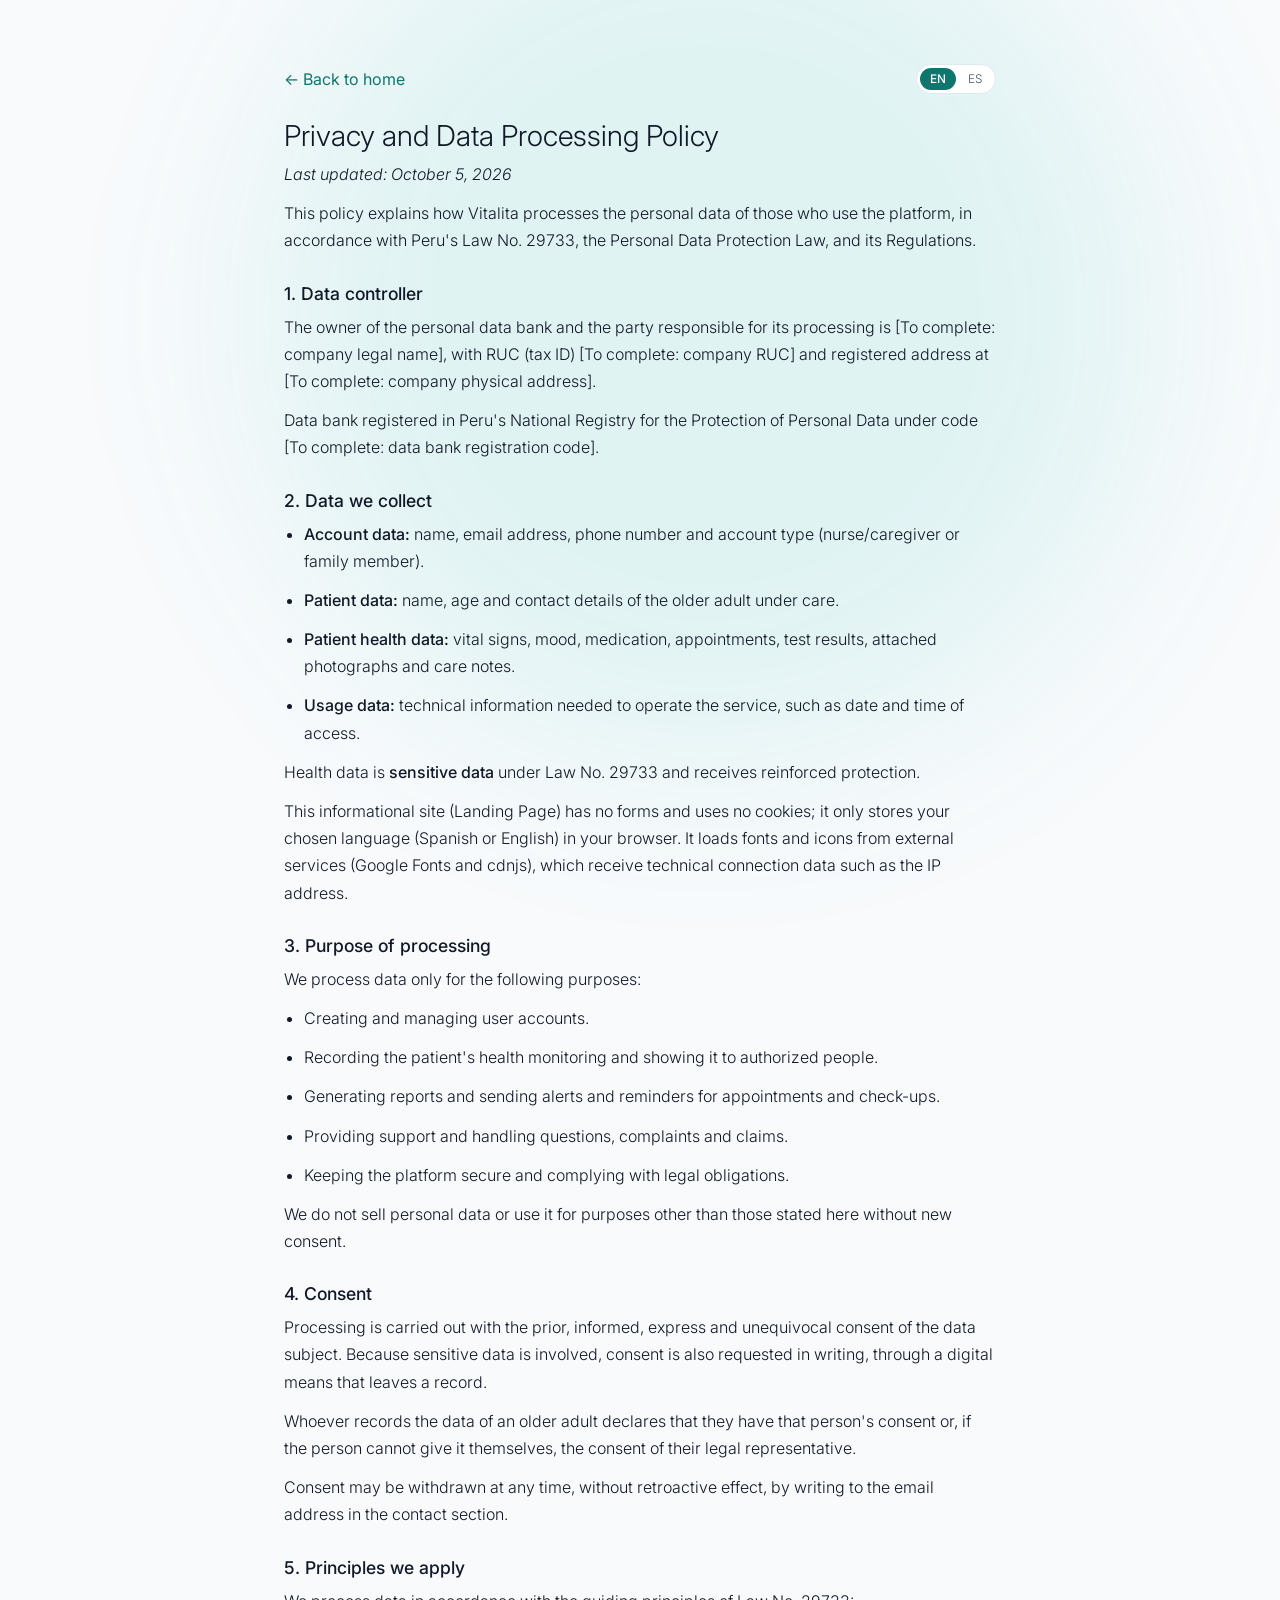
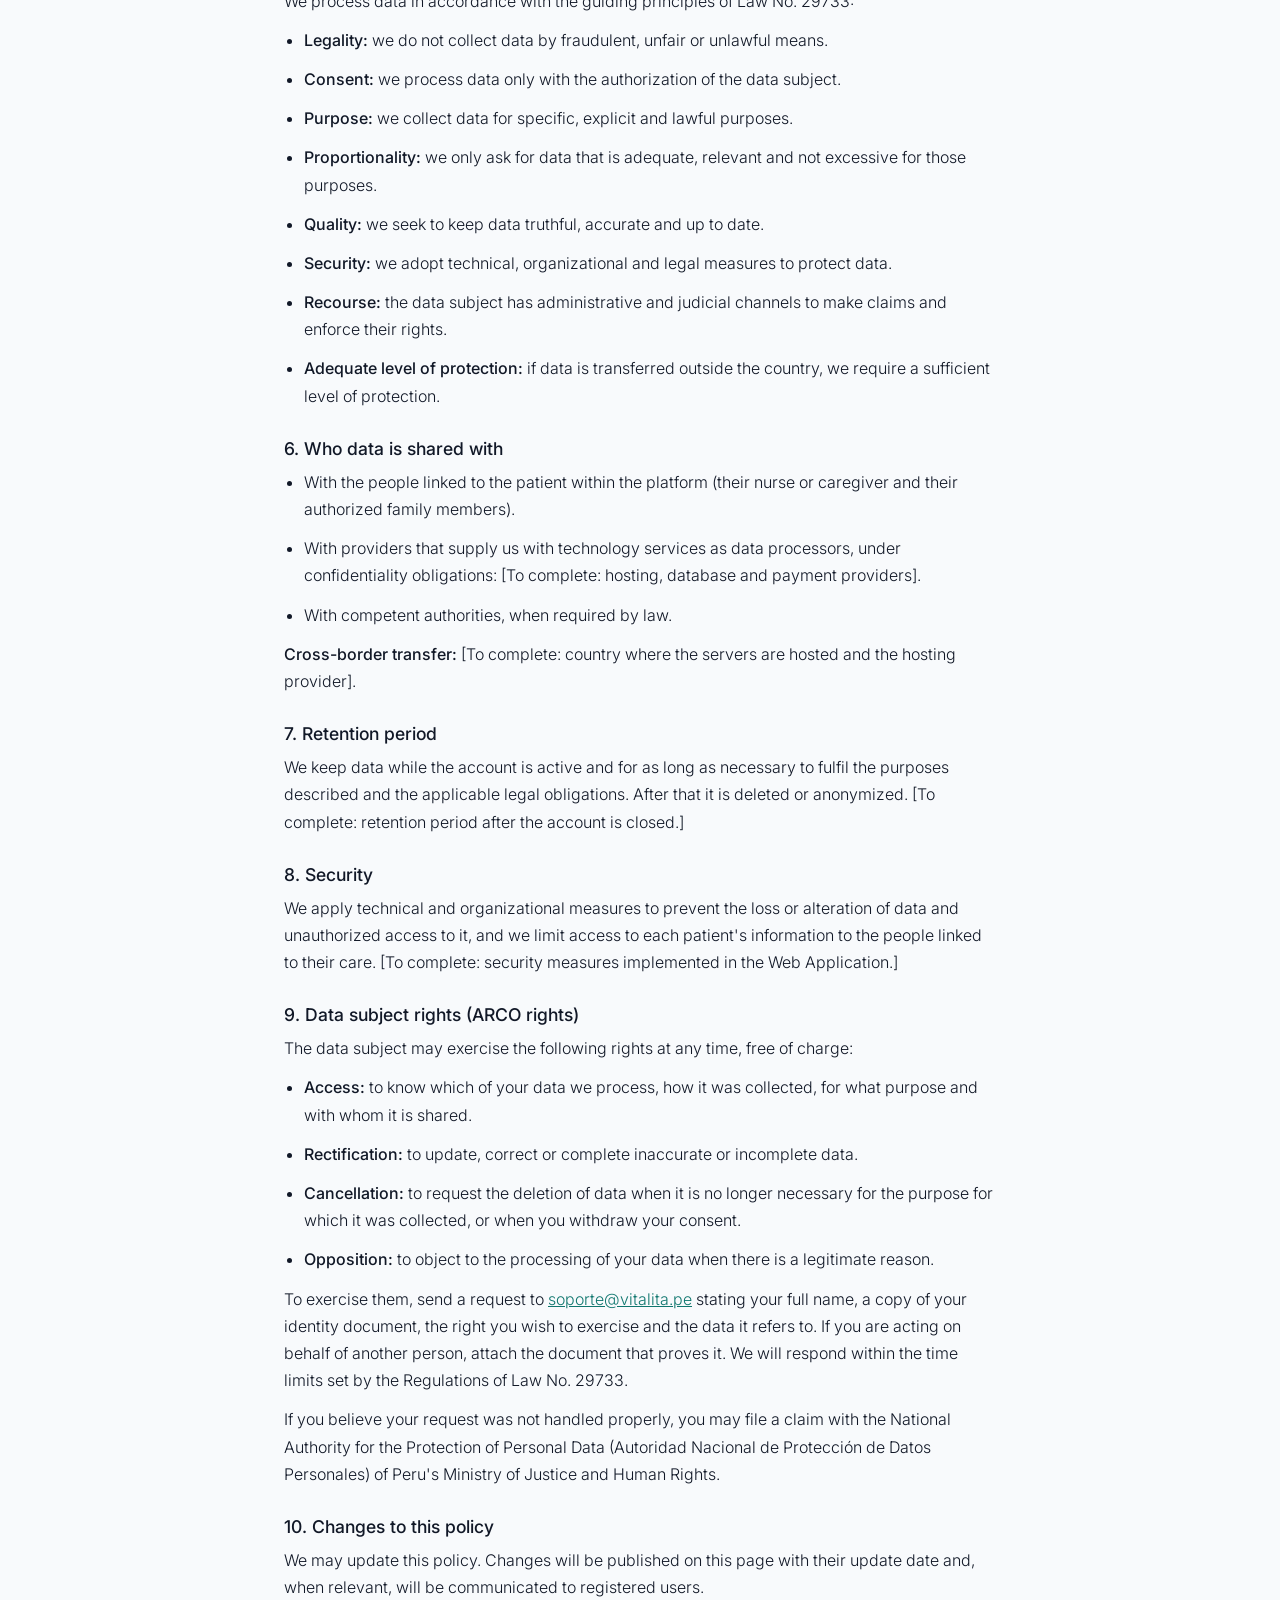
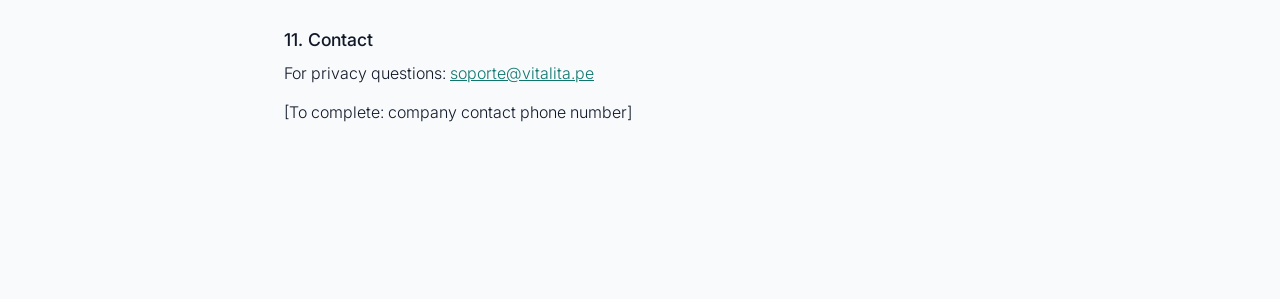
<file: privacy.html>
<!DOCTYPE html>
<html lang="en">
<head>
  <meta charset="UTF-8">
  <meta name="viewport" content="width=device-width, initial-scale=1.0">
  <title data-i18n-es="Política de Privacidad | Vitalita" data-i18n-en="Privacy Policy | Vitalita">Privacy Policy | Vitalita</title>
  <meta name="description" content="Vitalita privacy and data processing policy." data-i18n-content-es="Política de privacidad y tratamiento de datos de Vitalita." data-i18n-content-en="Vitalita privacy and data processing policy.">
  <meta name="robots" content="noindex">
  <link href="https://fonts.googleapis.com/css2?family=Inter:ital,wght@0,100;0,200;0,300;0,400;0,500;0,700;1,100;1,200;1,300&display=swap" rel="stylesheet">
  <link rel="stylesheet" href="assets/styles/styles.css?v=2026.11.13">
  <style>
    /* Estilos mínimos solo para esta página legal, no forman parte del Style Guide del Landing */
    .legal-page { position: relative; z-index: 1; max-width: 760px; margin: 64px auto; padding: 0 24px 96px; }
    .legal-top { display: flex; align-items: center; justify-content: space-between; gap: 16px; margin-bottom: 24px; }
    .legal-page h1 { font-weight: 300; font-size: 1.8rem; margin-bottom: 8px; color: var(--color-text); }
    .legal-page p, .legal-page li { font-weight: 300; color: var(--color-text); line-height: 1.7; margin-bottom: 12px; }
    .legal-page h2 { font-weight: 500; font-size: 1.1rem; margin: 28px 0 10px; color: var(--color-text); }
    .legal-page ul { padding-left: 20px; }
    .legal-page strong { font-weight: 500; }
    .legal-page a { color: var(--color-primary); }
    .legal-page a.back-link { text-decoration: none; }
  </style>
</head>
<body>
  <div class="glow-circle" aria-hidden="true" style="width:min(900px,80vw);height:900px;top:-15%;left:20%;"></div>
  <main class="legal-page">
    <div class="legal-top">
      <a href="index.html" class="back-link" data-i18n-es="&larr; Volver al inicio" data-i18n-en="&larr; Back to home">&larr; Volver al inicio</a>
      <button class="btn-lang" id="lang-toggle" aria-label="Cambiar idioma" data-i18n-aria-label-es="Cambiar idioma" data-i18n-aria-label-en="Change language" title="ES / EN">
        <span class="lang-option active" data-lang-option="en">EN</span>
        <span class="lang-option" data-lang-option="es">ES</span>
      </button>
    </div>
    <h1 data-i18n-es="Política de Privacidad y Tratamiento de Datos" data-i18n-en="Privacy and Data Processing Policy">Política de Privacidad y Tratamiento de Datos</h1>
    <p><em data-i18n-es="Última actualización: 5 de octubre de 2026" data-i18n-en="Last updated: October 5, 2026">Última actualización: 5 de octubre de 2026</em></p>

    <!-- Texto genérico basado en la Ley N.º 29733, Ley de Protección de Datos Personales del Perú, y su Reglamento.
         TODO: completar los placeholders "[Completar: ...]" / "[To complete: ...]" y hacer revisar el documento por un asesor legal antes de publicarlo.
         Cada sección tiene su texto en dos bloques, data-lang="es" y data-lang="en": al editar uno, actualizar también el otro. -->

    <div data-lang="es">
      <p>Esta política explica cómo Vitalita trata los datos personales de quienes usan la plataforma, conforme a la Ley N.º 29733, Ley de Protección de Datos Personales, y su Reglamento.</p>
    </div>
    <div data-lang="en" hidden>
      <p>This policy explains how Vitalita processes the personal data of those who use the platform, in accordance with Peru's Law No. 29733, the Personal Data Protection Law, and its Regulations.</p>
    </div>

    <h2 data-i18n-es="1. Responsable del tratamiento" data-i18n-en="1. Data controller">1. Responsable del tratamiento</h2>
    <div data-lang="es">
      <p>El titular del banco de datos personales y responsable de su tratamiento es [Completar: razón social de la empresa], con RUC [Completar: RUC de la empresa] y domicilio en [Completar: dirección física de la empresa].</p>
      <p>Banco de datos inscrito en el Registro Nacional de Protección de Datos Personales con código [Completar: código de inscripción del banco de datos].</p>
    </div>
    <div data-lang="en" hidden>
      <p>The owner of the personal data bank and the party responsible for its processing is [To complete: company legal name], with RUC (tax ID) [To complete: company RUC] and registered address at [To complete: company physical address].</p>
      <p>Data bank registered in Peru's National Registry for the Protection of Personal Data under code [To complete: data bank registration code].</p>
    </div>

    <h2 data-i18n-es="2. Datos que recopilamos" data-i18n-en="2. Data we collect">2. Datos que recopilamos</h2>
    <div data-lang="es">
      <ul>
        <li><strong>Datos de la cuenta:</strong> nombre, correo electrónico, teléfono y tipo de cuenta (enfermera/cuidadora o familiar).</li>
        <li><strong>Datos del paciente:</strong> nombre, edad y datos de contacto del adulto mayor bajo cuidado.</li>
        <li><strong>Datos de salud del paciente:</strong> signos vitales, estado de ánimo, medicamentos, citas, resultados de exámenes, fotografías adjuntas y notas de cuidado.</li>
        <li><strong>Datos de uso:</strong> información técnica necesaria para operar el servicio, como fecha y hora de acceso.</li>
      </ul>
      <p>Los datos de salud son <strong>datos sensibles</strong> según la Ley N.º 29733 y reciben una protección reforzada.</p>
      <p>Este sitio informativo (Landing Page) no tiene formularios ni usa cookies; solo guarda en su navegador el idioma elegido (español o inglés). Carga tipografías e íconos desde servicios externos (Google Fonts y cdnjs), que reciben datos técnicos de la conexión, como la dirección IP.</p>
    </div>
    <div data-lang="en" hidden>
      <ul>
        <li><strong>Account data:</strong> name, email address, phone number and account type (nurse/caregiver or family member).</li>
        <li><strong>Patient data:</strong> name, age and contact details of the older adult under care.</li>
        <li><strong>Patient health data:</strong> vital signs, mood, medication, appointments, test results, attached photographs and care notes.</li>
        <li><strong>Usage data:</strong> technical information needed to operate the service, such as date and time of access.</li>
      </ul>
      <p>Health data is <strong>sensitive data</strong> under Law No. 29733 and receives reinforced protection.</p>
      <p>This informational site (Landing Page) has no forms and uses no cookies; it only stores your chosen language (Spanish or English) in your browser. It loads fonts and icons from external services (Google Fonts and cdnjs), which receive technical connection data such as the IP address.</p>
    </div>

    <h2 data-i18n-es="3. Finalidad del tratamiento" data-i18n-en="3. Purpose of processing">3. Finalidad del tratamiento</h2>
    <div data-lang="es">
      <p>Tratamos los datos únicamente para las siguientes finalidades:</p>
      <ul>
        <li>Crear y administrar las cuentas de las personas usuarias.</li>
        <li>Registrar y mostrar el seguimiento de salud del paciente a las personas autorizadas.</li>
        <li>Generar reportes y enviar alertas y recordatorios de citas y controles.</li>
        <li>Brindar soporte y atender consultas, quejas y reclamos.</li>
        <li>Mantener la seguridad de la plataforma y cumplir obligaciones legales.</li>
      </ul>
      <p>No vendemos datos personales ni los usamos para finalidades distintas de las aquí indicadas sin un nuevo consentimiento.</p>
    </div>
    <div data-lang="en" hidden>
      <p>We process data only for the following purposes:</p>
      <ul>
        <li>Creating and managing user accounts.</li>
        <li>Recording the patient's health monitoring and showing it to authorized people.</li>
        <li>Generating reports and sending alerts and reminders for appointments and check-ups.</li>
        <li>Providing support and handling questions, complaints and claims.</li>
        <li>Keeping the platform secure and complying with legal obligations.</li>
      </ul>
      <p>We do not sell personal data or use it for purposes other than those stated here without new consent.</p>
    </div>

    <h2 data-i18n-es="4. Consentimiento" data-i18n-en="4. Consent">4. Consentimiento</h2>
    <div data-lang="es">
      <p>El tratamiento se realiza con el consentimiento previo, informado, expreso e inequívoco del titular de los datos. Al tratarse de datos sensibles, el consentimiento se solicita además por escrito, mediante un medio digital que permita dejar constancia.</p>
      <p>Quien registra los datos de un adulto mayor declara contar con el consentimiento de esa persona o, si no puede otorgarlo por sí misma, con el de su representante legal.</p>
      <p>El consentimiento puede revocarse en cualquier momento, sin efecto retroactivo, escribiendo al correo indicado en la sección de contacto.</p>
    </div>
    <div data-lang="en" hidden>
      <p>Processing is carried out with the prior, informed, express and unequivocal consent of the data subject. Because sensitive data is involved, consent is also requested in writing, through a digital means that leaves a record.</p>
      <p>Whoever records the data of an older adult declares that they have that person's consent or, if the person cannot give it themselves, the consent of their legal representative.</p>
      <p>Consent may be withdrawn at any time, without retroactive effect, by writing to the email address in the contact section.</p>
    </div>

    <h2 data-i18n-es="5. Principios que aplicamos" data-i18n-en="5. Principles we apply">5. Principios que aplicamos</h2>
    <div data-lang="es">
      <p>Tratamos los datos conforme a los principios rectores de la Ley N.º 29733:</p>
      <ul>
        <li><strong>Legalidad:</strong> no recopilamos datos por medios fraudulentos, desleales o ilícitos.</li>
        <li><strong>Consentimiento:</strong> tratamos los datos solo con la autorización de su titular.</li>
        <li><strong>Finalidad:</strong> recopilamos los datos para finalidades determinadas, explícitas y lícitas.</li>
        <li><strong>Proporcionalidad:</strong> solo pedimos los datos adecuados, relevantes y no excesivos para esas finalidades.</li>
        <li><strong>Calidad:</strong> procuramos que los datos sean veraces y exactos, y que estén actualizados.</li>
        <li><strong>Seguridad:</strong> adoptamos medidas técnicas, organizativas y legales para proteger los datos.</li>
        <li><strong>Disposición de recurso:</strong> el titular cuenta con vías administrativas y judiciales para reclamar y hacer valer sus derechos.</li>
        <li><strong>Nivel de protección adecuado:</strong> si los datos se transfieren fuera del país, exigimos un nivel de protección suficiente.</li>
      </ul>
    </div>
    <div data-lang="en" hidden>
      <p>We process data in accordance with the guiding principles of Law No. 29733:</p>
      <ul>
        <li><strong>Legality:</strong> we do not collect data by fraudulent, unfair or unlawful means.</li>
        <li><strong>Consent:</strong> we process data only with the authorization of the data subject.</li>
        <li><strong>Purpose:</strong> we collect data for specific, explicit and lawful purposes.</li>
        <li><strong>Proportionality:</strong> we only ask for data that is adequate, relevant and not excessive for those purposes.</li>
        <li><strong>Quality:</strong> we seek to keep data truthful, accurate and up to date.</li>
        <li><strong>Security:</strong> we adopt technical, organizational and legal measures to protect data.</li>
        <li><strong>Recourse:</strong> the data subject has administrative and judicial channels to make claims and enforce their rights.</li>
        <li><strong>Adequate level of protection:</strong> if data is transferred outside the country, we require a sufficient level of protection.</li>
      </ul>
    </div>

    <h2 data-i18n-es="6. Con quién se comparten los datos" data-i18n-en="6. Who data is shared with">6. Con quién se comparten los datos</h2>
    <div data-lang="es">
      <ul>
        <li>Con las personas vinculadas al paciente dentro de la plataforma (su enfermera o cuidadora y sus familiares autorizados).</li>
        <li>Con proveedores que nos prestan servicios tecnológicos como encargados de tratamiento, bajo obligaciones de confidencialidad: [Completar: proveedores de hosting, base de datos y pagos].</li>
        <li>Con autoridades competentes, cuando la ley lo exija.</li>
      </ul>
      <p><strong>Flujo transfronterizo:</strong> [Completar: país donde se alojan los servidores y proveedor que realiza el alojamiento].</p>
    </div>
    <div data-lang="en" hidden>
      <ul>
        <li>With the people linked to the patient within the platform (their nurse or caregiver and their authorized family members).</li>
        <li>With providers that supply us with technology services as data processors, under confidentiality obligations: [To complete: hosting, database and payment providers].</li>
        <li>With competent authorities, when required by law.</li>
      </ul>
      <p><strong>Cross-border transfer:</strong> [To complete: country where the servers are hosted and the hosting provider].</p>
    </div>

    <h2 data-i18n-es="7. Plazo de conservación" data-i18n-en="7. Retention period">7. Plazo de conservación</h2>
    <div data-lang="es">
      <p>Conservamos los datos mientras la cuenta esté activa y durante el tiempo necesario para cumplir las finalidades descritas y las obligaciones legales aplicables. Después se eliminan o se anonimizan. [Completar: plazo de conservación tras el cierre de la cuenta.]</p>
    </div>
    <div data-lang="en" hidden>
      <p>We keep data while the account is active and for as long as necessary to fulfil the purposes described and the applicable legal obligations. After that it is deleted or anonymized. [To complete: retention period after the account is closed.]</p>
    </div>

    <h2 data-i18n-es="8. Seguridad" data-i18n-en="8. Security">8. Seguridad</h2>
    <div data-lang="es">
      <p>Aplicamos medidas técnicas y organizativas para evitar la pérdida, alteración o acceso no autorizado a los datos, y limitamos el acceso a la información de cada paciente a las personas vinculadas a su cuidado. [Completar: medidas de seguridad implementadas en la Web Application.]</p>
    </div>
    <div data-lang="en" hidden>
      <p>We apply technical and organizational measures to prevent the loss or alteration of data and unauthorized access to it, and we limit access to each patient's information to the people linked to their care. [To complete: security measures implemented in the Web Application.]</p>
    </div>

    <h2 data-i18n-es="9. Derechos del titular (derechos ARCO)" data-i18n-en="9. Data subject rights (ARCO rights)">9. Derechos del titular (derechos ARCO)</h2>
    <div data-lang="es">
      <p>El titular de los datos personales puede ejercer en cualquier momento, de forma gratuita, los siguientes derechos:</p>
      <ul>
        <li><strong>Acceso:</strong> conocer qué datos suyos tratamos, cómo fueron recopilados, para qué y con quién se comparten.</li>
        <li><strong>Rectificación:</strong> actualizar, corregir o completar los datos inexactos o incompletos.</li>
        <li><strong>Cancelación:</strong> solicitar la supresión de los datos cuando ya no sean necesarios para la finalidad con que se recopilaron o cuando revoque su consentimiento.</li>
        <li><strong>Oposición:</strong> oponerse al tratamiento de sus datos cuando exista un motivo legítimo.</li>
      </ul>
      <p>Para ejercerlos, envíe una solicitud a <a href="mailto:soporte@vitalita.pe">soporte@vitalita.pe</a> indicando su nombre completo, una copia de su documento de identidad, el derecho que desea ejercer y los datos a los que se refiere. Si actúa en representación de otra persona, adjunte el documento que lo acredite. Responderemos dentro de los plazos establecidos en el Reglamento de la Ley N.º 29733.</p>
      <p>Si considera que su solicitud no fue atendida adecuadamente, puede presentar una reclamación ante la Autoridad Nacional de Protección de Datos Personales del Ministerio de Justicia y Derechos Humanos.</p>
    </div>
    <div data-lang="en" hidden>
      <p>The data subject may exercise the following rights at any time, free of charge:</p>
      <ul>
        <li><strong>Access:</strong> to know which of your data we process, how it was collected, for what purpose and with whom it is shared.</li>
        <li><strong>Rectification:</strong> to update, correct or complete inaccurate or incomplete data.</li>
        <li><strong>Cancellation:</strong> to request the deletion of data when it is no longer necessary for the purpose for which it was collected, or when you withdraw your consent.</li>
        <li><strong>Opposition:</strong> to object to the processing of your data when there is a legitimate reason.</li>
      </ul>
      <p>To exercise them, send a request to <a href="mailto:soporte@vitalita.pe">soporte@vitalita.pe</a> stating your full name, a copy of your identity document, the right you wish to exercise and the data it refers to. If you are acting on behalf of another person, attach the document that proves it. We will respond within the time limits set by the Regulations of Law No. 29733.</p>
      <p>If you believe your request was not handled properly, you may file a claim with the National Authority for the Protection of Personal Data (Autoridad Nacional de Protección de Datos Personales) of Peru's Ministry of Justice and Human Rights.</p>
    </div>

    <h2 data-i18n-es="10. Cambios en esta política" data-i18n-en="10. Changes to this policy">10. Cambios en esta política</h2>
    <div data-lang="es">
      <p>Podemos actualizar esta política. Los cambios se publicarán en esta página con su fecha de actualización y, cuando sean relevantes, se comunicarán a las personas usuarias registradas.</p>
    </div>
    <div data-lang="en" hidden>
      <p>We may update this policy. Changes will be published on this page with their update date and, when relevant, will be communicated to registered users.</p>
    </div>

    <h2 data-i18n-es="11. Contacto" data-i18n-en="11. Contact">11. Contacto</h2>
    <div data-lang="es">
      <p>Para consultas sobre privacidad: <a href="mailto:soporte@vitalita.pe">soporte@vitalita.pe</a></p>
      <p>[Completar: teléfono de contacto de la empresa]</p>
    </div>
    <div data-lang="en" hidden>
      <p>For privacy questions: <a href="mailto:soporte@vitalita.pe">soporte@vitalita.pe</a></p>
      <p>[To complete: company contact phone number]</p>
    </div>
  </main>

  <script src="assets/scripts/main.js?v=2026.11.13"></script>
</body>
</html>
</file>
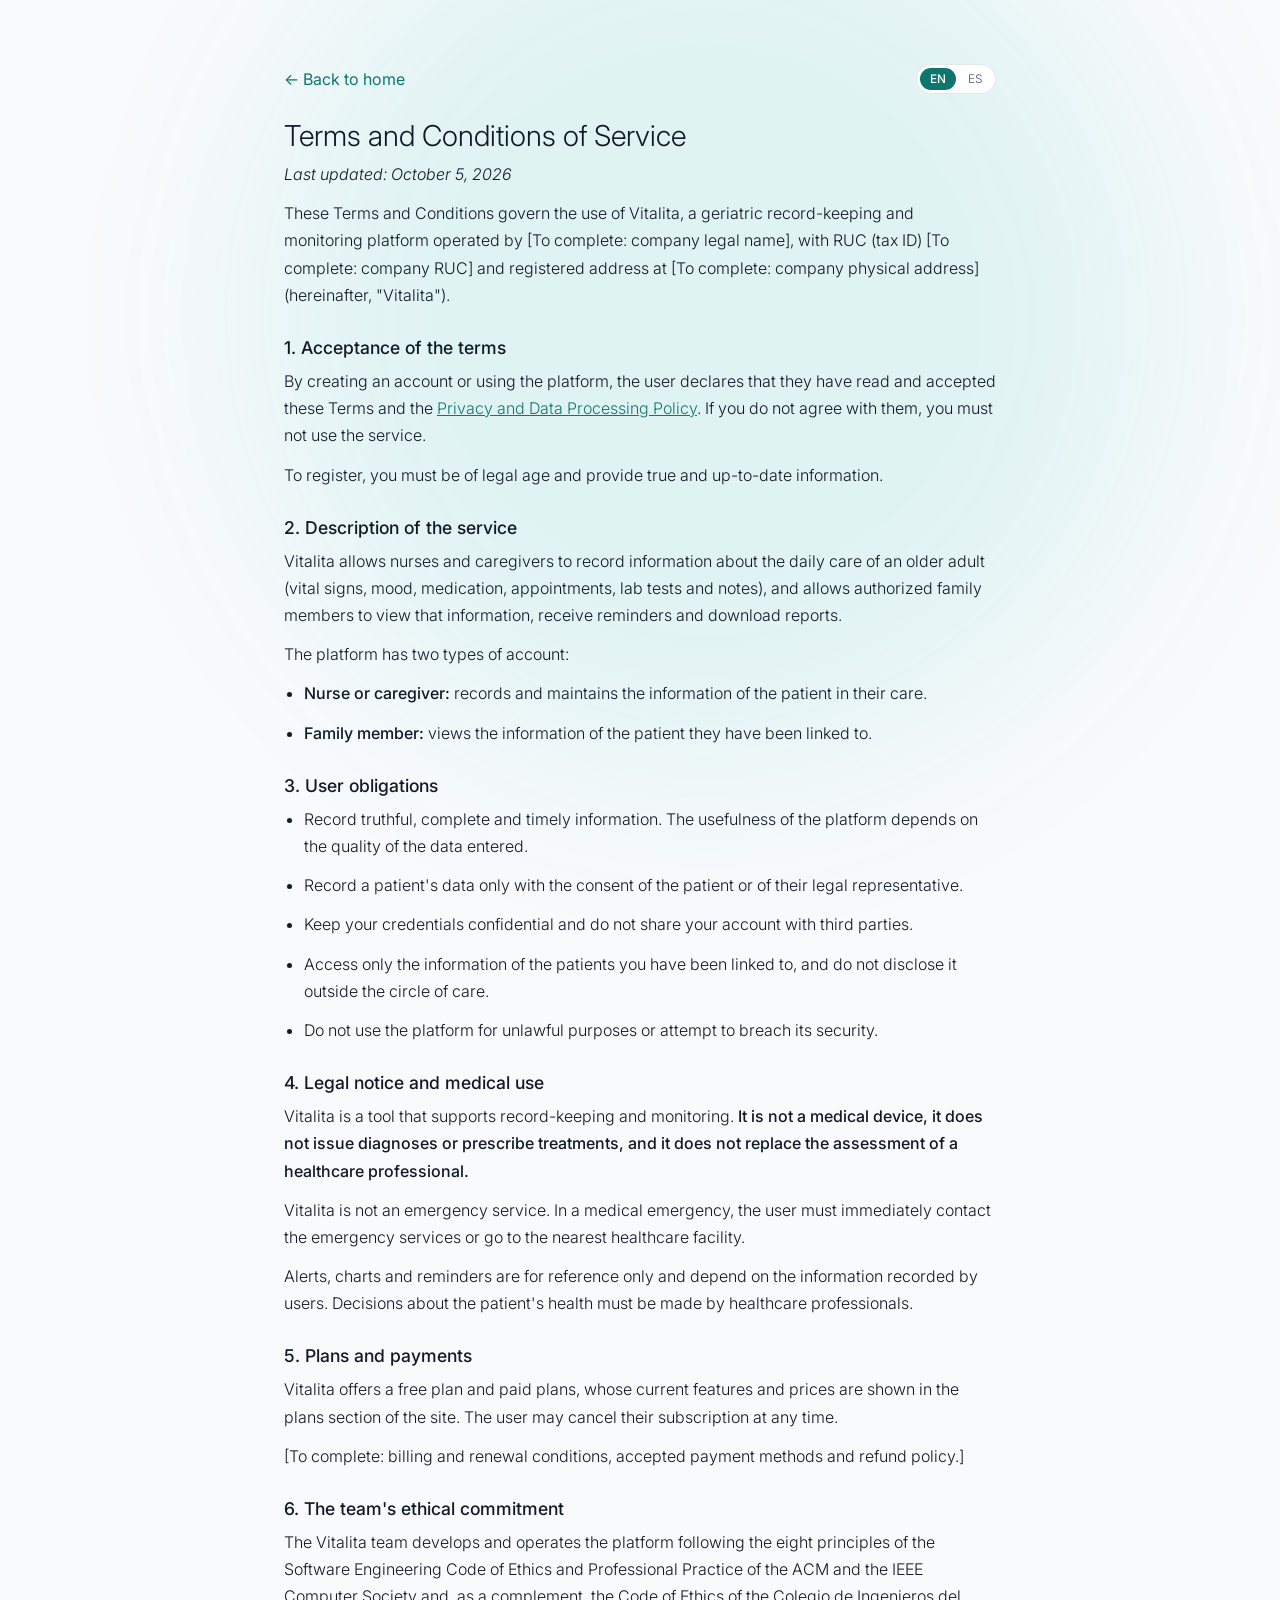
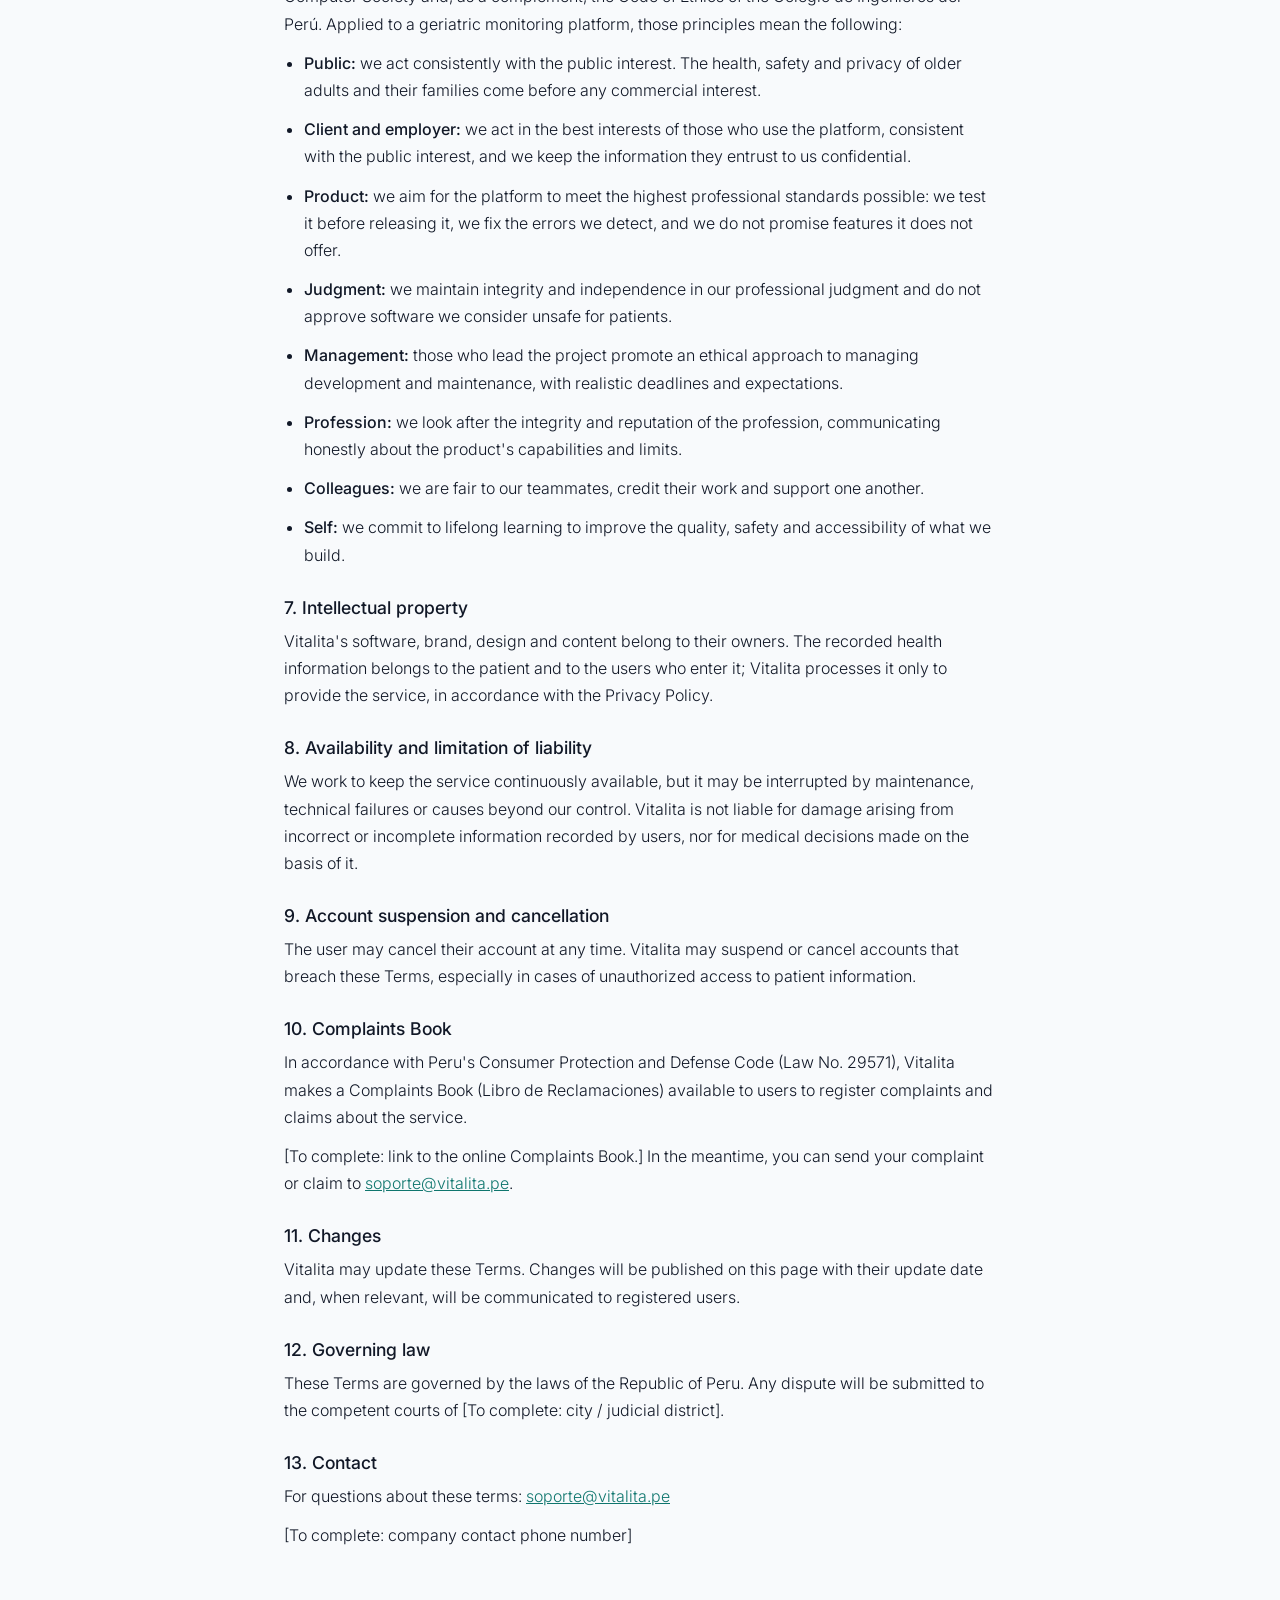
<file: terms.html>
<!DOCTYPE html>
<html lang="en">
<head>
  <meta charset="UTF-8">
  <meta name="viewport" content="width=device-width, initial-scale=1.0">
  <title data-i18n-es="Términos y Condiciones | Vitalita" data-i18n-en="Terms and Conditions | Vitalita">Terms and Conditions | Vitalita</title>
  <meta name="description" content="Vitalita terms and conditions of service." data-i18n-content-es="Términos y condiciones del servicio de Vitalita." data-i18n-content-en="Vitalita terms and conditions of service.">
  <meta name="robots" content="noindex">
  <link href="https://fonts.googleapis.com/css2?family=Inter:ital,wght@0,100;0,200;0,300;0,400;0,500;0,700;1,100;1,200;1,300&display=swap" rel="stylesheet">
  <link rel="stylesheet" href="assets/styles/styles.css?v=2026.11.13">
  <style>
    /* Estilos mínimos solo para esta página legal, no forman parte del Style Guide del Landing */
    .legal-page { position: relative; z-index: 1; max-width: 760px; margin: 64px auto; padding: 0 24px 96px; }
    .legal-top { display: flex; align-items: center; justify-content: space-between; gap: 16px; margin-bottom: 24px; }
    .legal-page h1 { font-weight: 300; font-size: 1.8rem; margin-bottom: 8px; color: var(--color-text); }
    .legal-page p, .legal-page li { font-weight: 300; color: var(--color-text); line-height: 1.7; margin-bottom: 12px; }
    .legal-page h2 { font-weight: 500; font-size: 1.1rem; margin: 28px 0 10px; color: var(--color-text); }
    .legal-page ul { padding-left: 20px; }
    .legal-page strong { font-weight: 500; }
    .legal-page a { color: var(--color-primary); }
    .legal-page a.back-link { text-decoration: none; }
  </style>
</head>
<body>
  <div class="glow-circle" aria-hidden="true" style="width:min(900px,80vw);height:900px;top:-15%;left:20%;"></div>
  <main class="legal-page">
    <div class="legal-top">
      <a href="index.html" class="back-link" data-i18n-es="&larr; Volver al inicio" data-i18n-en="&larr; Back to home">&larr; Volver al inicio</a>
      <button class="btn-lang" id="lang-toggle" aria-label="Cambiar idioma" data-i18n-aria-label-es="Cambiar idioma" data-i18n-aria-label-en="Change language" title="ES / EN">
        <span class="lang-option active" data-lang-option="en">EN</span>
        <span class="lang-option" data-lang-option="es">ES</span>
      </button>
    </div>
    <h1 data-i18n-es="Términos y Condiciones del Servicio" data-i18n-en="Terms and Conditions of Service">Términos y Condiciones del Servicio</h1>
    <p><em data-i18n-es="Última actualización: 5 de octubre de 2026" data-i18n-en="Last updated: October 5, 2026">Última actualización: 5 de octubre de 2026</em></p>

    <!-- Texto genérico basado en el Código de Ética y Práctica Profesional de Ingeniería de Software (ACM/IEEE-CS).
         TODO: completar los placeholders "[Completar: ...]" / "[To complete: ...]" y hacer revisar el documento por un asesor legal antes de publicarlo.
         Cada sección tiene su texto en dos bloques, data-lang="es" y data-lang="en": al editar uno, actualizar también el otro. -->

    <div data-lang="es">
      <p>Estos Términos y Condiciones regulan el uso de Vitalita, una plataforma de registro y seguimiento geriátrico operada por [Completar: razón social de la empresa], con RUC [Completar: RUC de la empresa] y domicilio en [Completar: dirección física de la empresa] (en adelante, "Vitalita").</p>
    </div>
    <div data-lang="en" hidden>
      <p>These Terms and Conditions govern the use of Vitalita, a geriatric record-keeping and monitoring platform operated by [To complete: company legal name], with RUC (tax ID) [To complete: company RUC] and registered address at [To complete: company physical address] (hereinafter, "Vitalita").</p>
    </div>

    <h2 data-i18n-es="1. Aceptación de los términos" data-i18n-en="1. Acceptance of the terms">1. Aceptación de los términos</h2>
    <div data-lang="es">
      <p>Al crear una cuenta o utilizar la plataforma, la persona usuaria declara haber leído y aceptado estos Términos y la <a href="privacy.html">Política de Privacidad y Tratamiento de Datos</a>. Si no está de acuerdo con ellos, no debe utilizar el servicio.</p>
      <p>Para registrarse es necesario ser mayor de edad y proporcionar información verdadera y actualizada.</p>
    </div>
    <div data-lang="en" hidden>
      <p>By creating an account or using the platform, the user declares that they have read and accepted these Terms and the <a href="privacy.html">Privacy and Data Processing Policy</a>. If you do not agree with them, you must not use the service.</p>
      <p>To register, you must be of legal age and provide true and up-to-date information.</p>
    </div>

    <h2 data-i18n-es="2. Descripción del servicio" data-i18n-en="2. Description of the service">2. Descripción del servicio</h2>
    <div data-lang="es">
      <p>Vitalita permite a enfermeras y cuidadoras registrar información del cuidado diario de un adulto mayor (signos vitales, estado de ánimo, medicamentos, citas, exámenes y notas) y a los familiares autorizados consultar esa información, recibir recordatorios y descargar reportes.</p>
      <p>La plataforma distingue dos tipos de cuenta:</p>
      <ul>
        <li><strong>Enfermera o cuidadora:</strong> registra y mantiene la información del paciente a su cargo.</li>
        <li><strong>Familiar:</strong> consulta la información del paciente con quien ha sido vinculado.</li>
      </ul>
    </div>
    <div data-lang="en" hidden>
      <p>Vitalita allows nurses and caregivers to record information about the daily care of an older adult (vital signs, mood, medication, appointments, lab tests and notes), and allows authorized family members to view that information, receive reminders and download reports.</p>
      <p>The platform has two types of account:</p>
      <ul>
        <li><strong>Nurse or caregiver:</strong> records and maintains the information of the patient in their care.</li>
        <li><strong>Family member:</strong> views the information of the patient they have been linked to.</li>
      </ul>
    </div>

    <h2 data-i18n-es="3. Obligaciones de la persona usuaria" data-i18n-en="3. User obligations">3. Obligaciones de la persona usuaria</h2>
    <div data-lang="es">
      <ul>
        <li>Registrar información veraz, completa y oportuna. La utilidad de la plataforma depende de la calidad de los datos ingresados.</li>
        <li>Registrar datos de un paciente únicamente si cuenta con su consentimiento o con el de su representante legal.</li>
        <li>Mantener la confidencialidad de sus credenciales y no compartir su cuenta con terceros.</li>
        <li>Acceder solo a la información de los pacientes con los que ha sido vinculada y no divulgarla fuera del círculo de cuidado.</li>
        <li>No utilizar la plataforma para fines ilícitos ni intentar vulnerar su seguridad.</li>
      </ul>
    </div>
    <div data-lang="en" hidden>
      <ul>
        <li>Record truthful, complete and timely information. The usefulness of the platform depends on the quality of the data entered.</li>
        <li>Record a patient's data only with the consent of the patient or of their legal representative.</li>
        <li>Keep your credentials confidential and do not share your account with third parties.</li>
        <li>Access only the information of the patients you have been linked to, and do not disclose it outside the circle of care.</li>
        <li>Do not use the platform for unlawful purposes or attempt to breach its security.</li>
      </ul>
    </div>

    <h2 id="medical-disclaimer" data-i18n-es="4. Aviso legal y uso médico" data-i18n-en="4. Legal notice and medical use">4. Aviso legal y uso médico</h2>
    <div data-lang="es">
      <p>Vitalita es una herramienta de apoyo al registro y seguimiento. <strong>No es un dispositivo médico, no emite diagnósticos ni indica tratamientos, y no reemplaza la evaluación de un profesional de la salud.</strong></p>
      <p>Vitalita no es un servicio de emergencias. Ante una urgencia médica, la persona usuaria debe comunicarse de inmediato con los servicios de emergencia o acudir al establecimiento de salud más cercano.</p>
      <p>Las alertas, gráficos y recordatorios son referenciales y dependen de la información registrada por las personas usuarias. Las decisiones sobre la salud del paciente deben ser tomadas por profesionales de la salud.</p>
    </div>
    <div data-lang="en" hidden>
      <p>Vitalita is a tool that supports record-keeping and monitoring. <strong>It is not a medical device, it does not issue diagnoses or prescribe treatments, and it does not replace the assessment of a healthcare professional.</strong></p>
      <p>Vitalita is not an emergency service. In a medical emergency, the user must immediately contact the emergency services or go to the nearest healthcare facility.</p>
      <p>Alerts, charts and reminders are for reference only and depend on the information recorded by users. Decisions about the patient's health must be made by healthcare professionals.</p>
    </div>

    <h2 data-i18n-es="5. Planes y pagos" data-i18n-en="5. Plans and payments">5. Planes y pagos</h2>
    <div data-lang="es">
      <p>Vitalita ofrece un plan gratuito y planes de pago, cuyas características y precios vigentes se muestran en la sección de planes del sitio. La persona usuaria puede cancelar su suscripción en cualquier momento.</p>
      <p>[Completar: condiciones de facturación, renovación, medios de pago aceptados y política de reembolsos.]</p>
    </div>
    <div data-lang="en" hidden>
      <p>Vitalita offers a free plan and paid plans, whose current features and prices are shown in the plans section of the site. The user may cancel their subscription at any time.</p>
      <p>[To complete: billing and renewal conditions, accepted payment methods and refund policy.]</p>
    </div>

    <h2 data-i18n-es="6. Compromiso ético del equipo" data-i18n-en="6. The team's ethical commitment">6. Compromiso ético del equipo</h2>
    <div data-lang="es">
      <p>El equipo de Vitalita desarrolla y opera la plataforma siguiendo los ocho principios del Código de Ética y Práctica Profesional de Ingeniería de Software de la ACM y la IEEE Computer Society, y de forma complementaria el Código de Ética del Colegio de Ingenieros del Perú. Aplicados a una plataforma de seguimiento geriátrico, esos principios significan lo siguiente:</p>
      <ul>
        <li><strong>Público:</strong> actuamos en coherencia con el interés público. La salud, la seguridad y la privacidad de los adultos mayores y de sus familias están por encima de cualquier interés comercial.</li>
        <li><strong>Cliente y empleador:</strong> actuamos en el mejor interés de quienes usan la plataforma, siempre que sea coherente con el interés público, y mantenemos la confidencialidad de la información que nos confían.</li>
        <li><strong>Producto:</strong> buscamos que la plataforma cumpla los más altos estándares profesionales posibles: la probamos antes de publicarla, corregimos los errores que detectamos y no prometemos funciones que no ofrece.</li>
        <li><strong>Juicio:</strong> mantenemos integridad e independencia en nuestro juicio profesional y no aprobamos software que consideremos inseguro para los pacientes.</li>
        <li><strong>Gestión:</strong> quienes lideran el proyecto promueven una gestión ética del desarrollo y el mantenimiento, con plazos y expectativas realistas.</li>
        <li><strong>Profesión:</strong> cuidamos la integridad y reputación de la profesión, con comunicación honesta sobre las capacidades y límites del producto.</li>
        <li><strong>Colegas:</strong> somos justos con nuestros compañeros de equipo, reconocemos su trabajo y nos apoyamos mutuamente.</li>
        <li><strong>Persona:</strong> nos comprometemos con el aprendizaje continuo para mejorar la calidad, la seguridad y la accesibilidad de lo que construimos.</li>
      </ul>
    </div>
    <div data-lang="en" hidden>
      <p>The Vitalita team develops and operates the platform following the eight principles of the Software Engineering Code of Ethics and Professional Practice of the ACM and the IEEE Computer Society and, as a complement, the Code of Ethics of the Colegio de Ingenieros del Perú. Applied to a geriatric monitoring platform, those principles mean the following:</p>
      <ul>
        <li><strong>Public:</strong> we act consistently with the public interest. The health, safety and privacy of older adults and their families come before any commercial interest.</li>
        <li><strong>Client and employer:</strong> we act in the best interests of those who use the platform, consistent with the public interest, and we keep the information they entrust to us confidential.</li>
        <li><strong>Product:</strong> we aim for the platform to meet the highest professional standards possible: we test it before releasing it, we fix the errors we detect, and we do not promise features it does not offer.</li>
        <li><strong>Judgment:</strong> we maintain integrity and independence in our professional judgment and do not approve software we consider unsafe for patients.</li>
        <li><strong>Management:</strong> those who lead the project promote an ethical approach to managing development and maintenance, with realistic deadlines and expectations.</li>
        <li><strong>Profession:</strong> we look after the integrity and reputation of the profession, communicating honestly about the product's capabilities and limits.</li>
        <li><strong>Colleagues:</strong> we are fair to our teammates, credit their work and support one another.</li>
        <li><strong>Self:</strong> we commit to lifelong learning to improve the quality, safety and accessibility of what we build.</li>
      </ul>
    </div>

    <h2 data-i18n-es="7. Propiedad intelectual" data-i18n-en="7. Intellectual property">7. Propiedad intelectual</h2>
    <div data-lang="es">
      <p>El software, la marca, el diseño y los contenidos de Vitalita pertenecen a sus titulares. La información de salud registrada pertenece al paciente y a las personas usuarias que la ingresan; Vitalita la trata únicamente para prestar el servicio, conforme a la Política de Privacidad.</p>
    </div>
    <div data-lang="en" hidden>
      <p>Vitalita's software, brand, design and content belong to their owners. The recorded health information belongs to the patient and to the users who enter it; Vitalita processes it only to provide the service, in accordance with the Privacy Policy.</p>
    </div>

    <h2 data-i18n-es="8. Disponibilidad y limitación de responsabilidad" data-i18n-en="8. Availability and limitation of liability">8. Disponibilidad y limitación de responsabilidad</h2>
    <div data-lang="es">
      <p>Trabajamos para que el servicio esté disponible de forma continua, pero puede interrumpirse por mantenimiento, fallas técnicas o causas ajenas a nuestro control. Vitalita no se responsabiliza por los daños derivados de información incorrecta o incompleta registrada por las personas usuarias, ni por decisiones médicas tomadas con base en ella.</p>
    </div>
    <div data-lang="en" hidden>
      <p>We work to keep the service continuously available, but it may be interrupted by maintenance, technical failures or causes beyond our control. Vitalita is not liable for damage arising from incorrect or incomplete information recorded by users, nor for medical decisions made on the basis of it.</p>
    </div>

    <h2 data-i18n-es="9. Suspensión y cancelación de cuentas" data-i18n-en="9. Account suspension and cancellation">9. Suspensión y cancelación de cuentas</h2>
    <div data-lang="es">
      <p>La persona usuaria puede cancelar su cuenta en cualquier momento. Vitalita puede suspender o cancelar cuentas que incumplan estos Términos, en especial ante accesos no autorizados a información de pacientes.</p>
    </div>
    <div data-lang="en" hidden>
      <p>The user may cancel their account at any time. Vitalita may suspend or cancel accounts that breach these Terms, especially in cases of unauthorized access to patient information.</p>
    </div>

    <h2 id="complaints-book" data-i18n-es="10. Libro de Reclamaciones" data-i18n-en="10. Complaints Book">10. Libro de Reclamaciones</h2>
    <div data-lang="es">
      <p>Conforme al Código de Protección y Defensa del Consumidor (Ley N.º 29571), Vitalita pone a disposición de las personas usuarias un Libro de Reclamaciones para registrar quejas y reclamos sobre el servicio.</p>
      <p>[Completar: enlace al Libro de Reclamaciones virtual.] Mientras tanto, puede enviar su queja o reclamo a <a href="mailto:soporte@vitalita.pe">soporte@vitalita.pe</a>.</p>
    </div>
    <div data-lang="en" hidden>
      <p>In accordance with Peru's Consumer Protection and Defense Code (Law No. 29571), Vitalita makes a Complaints Book (Libro de Reclamaciones) available to users to register complaints and claims about the service.</p>
      <p>[To complete: link to the online Complaints Book.] In the meantime, you can send your complaint or claim to <a href="mailto:soporte@vitalita.pe">soporte@vitalita.pe</a>.</p>
    </div>

    <h2 data-i18n-es="11. Modificaciones" data-i18n-en="11. Changes">11. Modificaciones</h2>
    <div data-lang="es">
      <p>Vitalita puede actualizar estos Términos. Los cambios se publicarán en esta página con su fecha de actualización y, cuando sean relevantes, se comunicarán a las personas usuarias registradas.</p>
    </div>
    <div data-lang="en" hidden>
      <p>Vitalita may update these Terms. Changes will be published on this page with their update date and, when relevant, will be communicated to registered users.</p>
    </div>

    <h2 data-i18n-es="12. Ley aplicable" data-i18n-en="12. Governing law">12. Ley aplicable</h2>
    <div data-lang="es">
      <p>Estos Términos se rigen por las leyes de la República del Perú. Cualquier controversia se someterá a los jueces y tribunales competentes de [Completar: ciudad / distrito judicial].</p>
    </div>
    <div data-lang="en" hidden>
      <p>These Terms are governed by the laws of the Republic of Peru. Any dispute will be submitted to the competent courts of [To complete: city / judicial district].</p>
    </div>

    <h2 data-i18n-es="13. Contacto" data-i18n-en="13. Contact">13. Contacto</h2>
    <div data-lang="es">
      <p>Para consultas sobre estos términos: <a href="mailto:soporte@vitalita.pe">soporte@vitalita.pe</a></p>
      <p>[Completar: teléfono de contacto de la empresa]</p>
    </div>
    <div data-lang="en" hidden>
      <p>For questions about these terms: <a href="mailto:soporte@vitalita.pe">soporte@vitalita.pe</a></p>
      <p>[To complete: company contact phone number]</p>
    </div>
  </main>

  <script src="assets/scripts/main.js?v=2026.11.13"></script>
</body>
</html>
</file>
<file: assets/styles/styles.css>
:root {
    /* Espacio que ocupa el navbar sticky: top (16px) + alto (~56px) + 16px de aire.
       Lo usa scroll-margin-top para que las anclas no queden debajo de la barra. */
    --navbar-offset: 88px;

    /* Paleta tomada de los tokens de la Web Application de Vitalita (su src/style.css),
       que usa tema claro: --vt-primary, --vt-secondary, --vt-mint, --vt-surface,
       --vt-background, --vt-border, --vt-text, --vt-text-secondary y --vt-shadow.
       Todas las combinaciones texto/fondo de esta hoja cumplen WCAG AA (4.5:1). */
    --font-primary: 'Inter', Arial, sans-serif;

    --color-primary: #0F766E;            /* --vt-primary: botones, enlaces, iconos */
    --color-secondary: #14B8A6;          /* --vt-secondary: hover y acentos decorativos */
    --color-mint: #ECFDF5;               /* --vt-mint: secciones alternas, badges y chips */
    --color-surface: #FFFFFF;            /* --vt-surface: tarjetas, navbar, footer */
    --color-bg: #F8FAFC;                 /* --vt-background */
    --color-border: #E2E8F0;             /* --vt-border */
    --color-text: #111827;               /* --vt-text */
    --color-text-secondary: #475569;     /* --vt-text-secondary */

    --color-on-primary: #FFFFFF;         /* texto sobre --color-primary (5.47:1) */
    /* Blanco sobre #14B8A6 solo llega a 2.49:1, así que en hover el texto pasa a teal profundo */
    --color-on-secondary: #042F2C;

    /* Halo decorativo: teal muy tenue, no debe competir con el contenido */
    --color-glow: rgba(20, 184, 166, 0.1);

    --shadow-card: 0 1px 3px rgba(15, 23, 42, 0.06), 0 1px 2px rgba(15, 23, 42, 0.04);   /* --vt-shadow */
    --shadow-raised: 0 10px 28px rgba(15, 23, 42, 0.1);   /* navbar con scroll, plan activo, badges flotantes */

    --radius-pill: 25px;
    --radius-card: 25px;
    --radius-testimonial: 20px;
}


/* ========================================
   ESTILOS GENERALES
======================================== */

* {
    margin: 0;
    padding: 0;
    box-sizing: border-box;
}

html {
    scroll-behavior: smooth;
}

body {
    font-family: var(--font-primary);
    color: var(--color-text);
    background-color: var(--color-bg);
    overflow-x: hidden;
}

h1, h2, h3, h4 {
    font-family: var(--font-primary);
    font-weight: 300;
}

img {
    max-width: 100%;
    display: block;
}

.skip-link {
    position: absolute;
    left: -999px;
    top: auto;
    background: var(--color-primary);
    color: white;
    padding: 10px 18px;
    border-radius: 8px;
    z-index: 2000;
}

/* Texto solo para lectores de pantalla */
.visually-hidden {
    position: absolute;
    width: 1px;
    height: 1px;
    overflow: hidden;
    clip-path: inset(50%);
    white-space: nowrap;
}

.skip-link:focus {
    left: 16px;
    top: 16px;
}

a:focus-visible,
button:focus-visible {
    outline: 3px solid var(--color-primary);
    outline-offset: 2px;
}

/* Al saltar a un ancla (#product-video, #faq...) el destino queda debajo del navbar sticky */
main [id] {
    scroll-margin-top: var(--navbar-offset);
}

/* position: relative para que los glow-circle se apilen dentro de cada sección */
section {
    position: relative;
    overflow: hidden;
}

/* Halo decorativo: color plano muy tenue + blur, nunca gradient */
.glow-circle {
    position: absolute;
    z-index: 0;
    border-radius: 50%;
    background-color: var(--color-glow);
    filter: blur(90px);
    pointer-events: none;
}


/* ========================================
   NAVBAR
======================================== */

.navbar {
    display: flex;
    align-items: center;
    justify-content: space-between;
    gap: 16px;
    padding: 10px 28px;
    margin: 20px auto 0;
    max-width: 1280px;
    background-color: var(--color-surface);
    border: 1px solid var(--color-border);
    border-radius: var(--radius-pill);
    transition: box-shadow 0.2s ease;
    position: sticky;
    top: 16px;
    z-index: 1000;
}

/* "is-scrolled" lo agrega main.js al desplazarse */
.navbar.is-scrolled {
    box-shadow: var(--shadow-raised);
}

.logo {
    display: flex;
    align-items: center;
    gap: 10px;
    flex-shrink: 0;
}

.logo-icon {
    color: var(--color-primary);
    font-size: 1.4rem;
}

.logo-name {
    font-family: var(--font-primary);
    font-weight: 300;
    font-size: 1.3rem;
    color: var(--color-text);
}

.nav-links {
    display: flex;
    list-style: none;
    gap: 2px;
    flex-wrap: wrap;
}

.nav-link {
    text-decoration: none;
    color: var(--color-text);
    font-weight: 300;
    font-size: 0.82rem;
    padding: 7px 11px;
    border-radius: var(--radius-pill);
    white-space: nowrap;
    transition: background-color 0.2s ease, color 0.2s ease;
}

.nav-link:hover {
    color: var(--color-primary);
}

/* Lo asigna el scrollspy de main.js */
.nav-link.active {
    background-color: var(--color-mint);
    color: var(--color-primary);
    font-weight: 500;
}

.nav-buttons {
    display: flex;
    align-items: center;
    gap: 8px;
    flex-shrink: 0;
}

.btn-login,
.btn-trial {
    text-decoration: none;
    font-family: var(--font-primary);
    font-weight: 500;
    font-size: 0.78rem;
    padding: 8px 15px;
    border: 1.5px solid var(--color-primary);
    border-radius: var(--radius-pill);
    white-space: nowrap;
}

/* Botón secundario: contorno teal sobre fondo claro */
.btn-login {
    background-color: transparent;
    color: var(--color-primary);
    transition: background-color 0.2s ease;
}

.btn-login:hover {
    background-color: var(--color-mint);
}

.btn-lang {
    background-color: var(--color-surface);
    border: 1px solid var(--color-border);
    border-radius: var(--radius-pill);
    padding: 3px;
    display: inline-flex;
    align-items: center;
    justify-content: center;
    gap: 2px;
    font-family: var(--font-primary);
    font-size: 0.74rem;
    font-weight: 300;
    color: var(--color-text);
    cursor: pointer;
    white-space: nowrap;
}

/* Idioma inactivo en texto secundario; el activo lo marca main.js con "active" */
.lang-option {
    padding: 4px 10px;
    border-radius: var(--radius-pill);
    color: var(--color-text-secondary);
    transition: background-color 0.2s ease, color 0.2s ease;
}

.lang-option.active {
    background-color: var(--color-primary);
    color: var(--color-on-primary);
    font-weight: 500;
}

.hamburger-menu {
    display: none;
    background: none;
    border: none;
    font-size: 1.4rem;
    color: var(--color-text);
    cursor: pointer;
}


/* ========================================
   HERO
======================================== */

.hero {
    display: flex;
    align-items: center;
    justify-content: space-between;
    gap: 48px;
    padding: 64px 64px 96px;
    min-height: 80vh;
}

.hero .glow-circle {
    width: 800px;
    height: 800px;
    top: -10%;
    left: 20%;
}

.hero-text {
    max-width: 560px;
    position: relative;
    z-index: 1;
}

.hero-text h1 {
    font-size: 2.6rem;
    font-weight: 300;
    color: var(--color-text);
    line-height: 1.25;
    margin-bottom: 20px;
}

.hero-text p {
    font-weight: 400;
    font-size: 0.98rem;
    color: var(--color-text-secondary);
    line-height: 1.7;
    margin-bottom: 32px;
    max-width: 460px;
}

.hero-buttons {
    display: flex;
    gap: 16px;
    flex-wrap: wrap;
}

.btn-segment {
    text-decoration: none;
    font-family: var(--font-primary);
    font-weight: 500;
    font-size: 0.9rem;
    padding: 14px 24px;
    border-radius: var(--radius-pill);
}

.btn-segment-family {
    background-color: transparent;
    color: var(--color-primary);
    padding: 14px 4px;
}

.btn-segment-family:hover {
    text-decoration: underline;
    text-decoration-color: var(--color-secondary);
    text-underline-offset: 4px;
}

.hero-image {
    position: relative;
    z-index: 1;
    flex: 1 1 50%;
    max-width: 640px;
    height: 560px;
    display: flex;
    align-items: center;
    justify-content: center;
}

.hero-illustration-placeholder {
    position: relative;
    z-index: 1;
    width: 100%;
    height: 82%;   /* deja libres las esquinas para los badges */
    object-fit: contain;
}

/* Escena 3D (hero-scene.js): ocupa el lugar de la imagen, que queda como respaldo.
   "has-scene" se agrega solo cuando la escena ya dibujó su primer cuadro. */
.hero-scene-canvas {
    position: relative;
    z-index: 1;
    display: none;
    width: 100%;
    height: 82%;
    pointer-events: none;
}

.hero-image.has-scene .hero-scene-canvas {
    display: block;
}

.hero-image.has-scene .hero-illustration-placeholder {
    display: none;
}

/* Badges flotantes: anclados a esquinas de .hero-image, siempre dentro de sus límites */
.hero-badge {
    position: absolute;
    z-index: 2;
    display: flex;
    align-items: center;
    gap: 10px;
    max-width: 240px;
    background-color: var(--color-mint);
    border: 1px solid var(--color-border);
    box-shadow: var(--shadow-raised);
    border-radius: var(--radius-pill);
    padding: 12px 18px;
    font-weight: 400;
    font-size: 0.85rem;
    line-height: 1.4;
    color: var(--color-text);
}

.hero-badge i,
.hero-chip i {
    color: var(--color-primary);
    flex-shrink: 0;
}

.hero-badge-privacy { top: 0; left: 0; }
.hero-badge-social-proof {
    bottom: 0;
    right: 0;
    text-align: left;
    padding: 14px 22px;
}
.hero-badge-social-proof strong { display: block; font-weight: 700; font-size: 1.25rem; }
.hero-badge-social-proof span { font-size: 0.85rem; font-weight: 400; }

/* Sellos de confianza bajo los botones del Hero (antes un único badge flotante) */
.hero-chips {
    display: flex;
    flex-wrap: wrap;
    gap: 10px;
    list-style: none;
    margin-top: 28px;
}

.hero-chip {
    display: inline-flex;
    align-items: center;
    gap: 8px;
    background-color: var(--color-mint);
    border: 1px solid var(--color-border);
    border-radius: var(--radius-pill);
    padding: 8px 14px;
    font-weight: 400;
    font-size: 0.85rem;
    line-height: 1.4;
    color: var(--color-text);
}


/* ========================================
   BENEFICIOS (Sin / Con Vitalita)
======================================== */
.benefits {
  padding: 88px 48px;
  text-align: center;
}

.benefits .glow-circle {
  width: 900px;
  height: 900px;
  top: -30%;
  left: -25%;
}

.benefits h2 {
  position: relative;
  z-index: 1;
  font-size: 1.7rem;
  font-weight: 300;
  color: var(--color-text);
  max-width: 760px;
  margin: 0 auto 56px;
  line-height: 1.4;
}

.benefits-comparison {
  position: relative;
  z-index: 1;
  display: flex;
  align-items: center;
  justify-content: center;
  gap: 32px;
  max-width: 1100px;
  margin: 0 auto;
  flex-wrap: wrap;
}

.benefits-card {
  flex: 1;
  min-width: 300px;
  max-width: 460px;
  background-color: var(--color-surface);
  border: 1px solid var(--color-border);
  box-shadow: var(--shadow-card);
  border-radius: var(--radius-card);
  padding: 32px 28px;
  text-align: left;
}

.benefits-card-icon {
  font-size: 1.4rem;
  margin-bottom: 12px;
  color: var(--color-primary);
}

.benefits-card h3 {
  font-size: 1.5rem;
  font-weight: 300;
  margin-bottom: 16px;
  color: var(--color-text);
  text-align: center;
}

.benefits-card ul {
  list-style: none;
  display: flex;
  flex-direction: column;
  gap: 14px;
}

.benefits-card li {
  font-weight: 300;
  font-size: 0.85rem;
  line-height: 1.6;
  color: var(--color-text);
}

.benefits-arrow {
  font-size: 1.6rem;
  color: var(--color-primary);
  flex-shrink: 0;
}


/* ========================================
   FEATURE PANELS (Para Cuidadoras / Para Familias)
======================================== */
.product,
.for-caregivers,
.for-families {
  padding: 88px 48px;
  text-align: center;
}

.product .glow-circle,
.for-caregivers .glow-circle,
.for-families .glow-circle {
  width: 850px;
  height: 850px;
  top: 0;
  left: 15%;
}

.product h2,
.cta h2,
.for-caregivers h2,
.for-families h2 {
  position: relative;
  z-index: 1;
  font-size: 2rem;
  font-weight: 300;
  color: var(--color-text);
  margin-bottom: 8px;
}

.section-subtitle {
  position: relative;
  z-index: 1;
  font-weight: 300;
  font-style: italic;
  font-size: 1.2rem;
  color: var(--color-text-secondary);
  margin-bottom: 40px;
}

.feature-panel {
  position: relative;
  z-index: 1;
  max-width: 1000px;
  margin: 0 auto;
  background-color: var(--color-surface);
  border: 1px solid var(--color-border);
  box-shadow: var(--shadow-card);
  border-radius: var(--radius-card);
  padding: 48px 32px;
}

.feature-grid {
  display: flex;
  justify-content: center;
  gap: 0;
  margin-bottom: 32px;
}

.feature-item {
  flex: 1;
  min-width: 200px;
  max-width: 260px;
  padding: 0 24px;
  border-left: 1px solid var(--color-border);
}

.feature-item:first-child {
  border-left: none;
}

.feature-item p {
  font-weight: 300;
  font-size: 0.95rem;
  color: var(--color-text);
  line-height: 1.5;
  margin-bottom: 16px;
}

.feature-item p strong {
  font-weight: 500;
}

.feature-image-placeholder {
  width: 100%;
  max-width: 160px;
  height: 100px;
  margin: 0 auto;
  border-radius: 12px;
  object-fit: contain;
}

.btn-cta-panel {
  display: inline-block;
  text-decoration: none;
  font-family: var(--font-primary);
  font-weight: 500;
  font-size: 0.9rem;
  padding: 14px 28px;
  border-radius: var(--radius-pill);
}


/* ========================================
   QUÉ ES VITALITA + CALL TO ACTION
   Reutilizan .feature-panel, .section-subtitle y .btn-cta-panel
======================================== */

.product-description {
  max-width: 700px;
  margin: 0 auto 32px;
  font-weight: 300;
  font-size: 0.95rem;
  line-height: 1.7;
  color: var(--color-text);
}

/* Galería de capturas de la Web Application */
.product-gallery {
  display: grid;
  grid-template-columns: repeat(2, minmax(0, 1fr));
  gap: 24px;
  max-width: 900px;
  margin: 0 auto;
}

.product-shot {
  margin: 0;
  padding: 12px;
  border-radius: var(--radius-card);
  background-color: var(--color-bg);
  border: 1px solid var(--color-border);
}

/* Las capturas rondan 2:1; se recorta solo el borde inferior para igualar las cuatro tarjetas */
.product-shot img {
  display: block;
  width: 100%;
  height: auto;
  aspect-ratio: 2.06 / 1;
  object-fit: cover;
  object-position: top;
  border-radius: 14px;
}

.product-shot figcaption {
  margin-top: 12px;
  font-weight: 300;
  font-size: 0.85rem;
  line-height: 1.5;
  color: var(--color-text);
}

.cta {
  padding: 0 48px 88px;
  text-align: center;
}


/* ========================================
   VIDEOS (About-the-Product y About-the-Team)
   Tarjeta blanca como .feature-panel y marco interno como .product-shot img
======================================== */

/* Sigue a "¿Qué es Vitalita?" sobre el mismo fondo: sin padding superior para no duplicar el espacio */
.product-video {
  padding: 0 48px 88px;
  text-align: center;
}

.product-video h2 {
  position: relative;
  z-index: 1;
  font-size: 2rem;
  font-weight: 300;
  color: var(--color-text);
  margin-bottom: 32px;
}

/* Dentro de "Nuestra Startup", debajo de las tarjetas del equipo */
.team-video {
  position: relative;
  z-index: 1;
  margin-top: 64px;
}

.team-video h3 {
  font-size: 1.5rem;
  font-weight: 300;
  color: var(--color-text);
  margin-bottom: 24px;
}

.video-card {
  position: relative;
  z-index: 1;
  max-width: 900px;
  margin: 0 auto;
  padding: 12px;
  background-color: var(--color-surface);
  border: 1px solid var(--color-border);
  box-shadow: var(--shadow-card);
  border-radius: var(--radius-card);
}

/* Contenedor responsivo 16:9 */
.video-frame {
  position: relative;
  width: 100%;
  aspect-ratio: 16 / 9;
  overflow: hidden;
  border-radius: 14px;
  background-color: var(--color-mint);
}

.video-frame iframe {
  position: absolute;
  inset: 0;
  width: 100%;
  height: 100%;
  border: 0;
}

.cta-contact {
  margin-top: 24px;
  font-weight: 300;
  font-size: 0.85rem;
  color: var(--color-text);
}

.cta-contact a {
  color: var(--color-primary);
}


/* ========================================
   PRECIOS Y PLANES
======================================== */

.pricing {
  padding: 88px 48px;
  text-align: center;
}

.pricing .glow-circle {
  width: 700px;
  height: 700px;
  top: -15%;
  left: 35%;
}

.pricing h2 {
  position: relative;
  z-index: 1;
  font-size: 2rem;
  font-weight: 300;
  color: var(--color-text);
  margin-bottom: 8px;
}

.pricing-carousel {
  position: relative;
  z-index: 1;
  display: flex;
  align-items: center;
  justify-content: center;
  gap: 20px;
  max-width: 1100px;
  margin: 0 auto;
}

.pricing-arrow {
  background: var(--color-surface);
  border: 1px solid var(--color-border);
  box-shadow: var(--shadow-card);
  color: var(--color-primary);
  width: 40px;
  height: 40px;
  border-radius: 50%;
  cursor: pointer;
  flex-shrink: 0;
  display: flex;
  align-items: center;
  justify-content: center;
}

.pricing-grid {
  display: flex;
  align-items: stretch;
  gap: 24px;
  flex-wrap: wrap;
  justify-content: center;
}

/* Las tres tarjetas comparten estructura y medidas para comparar los planes fila por fila */
.pricing-card {
  position: relative;
  display: flex;
  flex-direction: column;
  background-color: var(--color-surface);
  border: 2px solid var(--color-border);
  box-shadow: var(--shadow-card);
  border-radius: var(--radius-card);
  padding: 36px 24px 28px;
  width: 280px;
  color: var(--color-text);
  transition: border-color 0.5s ease, box-shadow 0.5s ease;
}

/* "is-active" lo rota main.js: solo realce de borde y sombra, sin mover las filas */
.pricing-card.is-active {
  border-color: var(--color-secondary);
  box-shadow: var(--shadow-raised);
}

/* Plan recomendado: realce permanente, no depende de la rotación */
.pricing-card-featured,
.pricing-card-featured.is-active {
  background-color: var(--color-mint);
  border-color: var(--color-primary);
}

.pricing-badge {
  position: absolute;
  top: 0;
  left: 50%;
  transform: translate(-50%, -50%);
  background-color: var(--color-primary);
  color: var(--color-on-primary);
  font-weight: 500;
  font-size: 0.78rem;
  padding: 5px 16px;
  border-radius: var(--radius-pill);
  white-space: nowrap;
}

.pricing-card h3 {
  font-size: 1.3rem;
  font-weight: 500;
  margin-bottom: 12px;
}

.pricing-price {
  font-size: 1.5rem;
  font-weight: 500;
  margin-bottom: 20px;
}

.pricing-price span {
  font-size: 0.8rem;
  font-weight: 300;
}

.pricing-features {
  flex: 1;
  list-style: none;
  margin-bottom: 24px;
  text-align: left;
}

/* Alto mínimo de dos líneas: las filas quedan alineadas entre tarjetas aunque un texto salte de línea */
.pricing-features li {
  display: flex;
  align-items: flex-start;
  gap: 10px;
  min-height: calc(3em + 13px);   /* dos líneas + padding y borde (box-sizing: border-box) */
  padding: 6px 0;
  font-weight: 300;
  font-size: 0.85rem;
  line-height: 1.5;
  border-top: 1px solid var(--color-border);
}

.pricing-features i {
  flex-shrink: 0;
  width: 14px;
  margin-top: 4px;
  text-align: center;
  color: var(--color-primary);
}

/* Característica no incluida en el plan: se mantiene en la lista, atenuada y con otro ícono */
.pricing-feature-excluded,
.pricing-feature-excluded i {
  color: var(--color-text-secondary);
}

.pricing-feature-excluded {
  text-decoration: line-through;
  text-decoration-color: var(--color-border);
}

.btn-pricing {
  display: inline-block;
  width: 100%;
  text-decoration: none;
  text-align: center;
  font-family: var(--font-primary);
  font-weight: 500;
  font-size: 0.85rem;
  padding: 11px;
  border-radius: var(--radius-pill);
}

.pricing-payment-methods {
  position: relative;
  z-index: 1;
  display: flex;
  align-items: center;
  justify-content: center;
  gap: 20px;
  margin-top: 40px;
  font-size: 1.6rem;
  color: var(--color-text-secondary);
}

.payment-icon {
  font-family: var(--font-primary);
  font-weight: 500;
  font-size: 0.85rem;
  background-color: var(--color-mint);
  border: 1px solid var(--color-border);
  color: var(--color-text);
  padding: 6px 14px;
  border-radius: var(--radius-pill);
}

.pricing-footnote {
  position: relative;
  z-index: 1;
  margin-top: 20px;
  font-weight: 300;
  font-style: italic;
  font-size: 0.95rem;
  color: var(--color-text);
}


.about-wrapper {
  color: var(--color-text);
}

.about-intro,
.our-team,
.testimonials {
  position: relative;
  padding: 88px 48px;
  text-align: center;
  overflow: hidden;
}

.about-intro .glow-circle,
.our-team .glow-circle {
  width: 900px;
  height: 900px;
  top: 20%;
  left: -10%;
}

.testimonials-molecule {
  position: absolute;
  z-index: 0;
  width: 150px;
  opacity: 0.85;
  pointer-events: none;
  animation: float 7s ease-in-out infinite;
}

.testimonials-molecule-1 { top: 8%; left: 6%; }
.testimonials-molecule-2 { bottom: 6%; left: 42%; width: 110px; animation-delay: -2.5s; animation-direction: alternate-reverse; }
.testimonials-molecule-3 { top: 14%; right: 6%; width: 130px; animation-delay: -4.5s; }

@keyframes float {
  0%, 100% { transform: translateY(0) rotate(0deg); }
  50% { transform: translateY(-18px) rotate(6deg); }
}

@media (prefers-reduced-motion: reduce) {
  .testimonials-molecule { animation: none; }

  /* Sin movimiento: imagen estática en lugar de la escena 3D */
  .hero-image.has-scene .hero-scene-canvas { display: none; }
  .hero-image.has-scene .hero-illustration-placeholder { display: block; }
}

.testimonials .glow-circle {
  width: 750px;
  height: 750px;
  top: 20%;
  left: 25%;
}

.about-intro h2,
.our-team h2,
.testimonials h2 {
  position: relative;
  z-index: 1;
  font-size: 2rem;
  font-weight: 300;
  margin-bottom: 12px;
}

.about-intro p {
  position: relative;
  z-index: 1;
  max-width: 700px;
  margin: 0 auto 40px;
  font-weight: 300;
  font-style: italic;
  font-size: 1.4rem;
  line-height: 1.6;
  color: var(--color-text);
}

.about-photo-placeholder {
  position: relative;
  z-index: 1;
  width: min(620px, 100%);
  height: auto;
  margin: 0 auto;
}

.our-team .section-subtitle {
  margin-bottom: 40px;
}

/* Carrusel de borde a borde: el margen negativo compensa el padding lateral de .our-team.
   El padding interno permite centrar cualquier tarjeta (main.js centra la del medio del grupo)
   y la máscara funde las tarjetas de los extremos con el fondo. */
.team-carousel {
  --team-card-width: 240px;
  position: relative;
  z-index: 1;
  display: flex;
  gap: 44px;
  margin: 0 -48px 28px;
  padding: 0 calc(50% + 48px - var(--team-card-width) / 2);
  overflow-x: hidden;
  -webkit-mask-image: linear-gradient(to right, transparent 0%, #000 12%, #000 88%, transparent 100%);
  mask-image: linear-gradient(to right, transparent 0%, #000 12%, #000 88%, transparent 100%);
}

.team-member {
  flex: 0 0 var(--team-card-width);
  display: flex;
  flex-direction: column;
  align-items: center;
  gap: 16px;
}

/* Retratos de proporciones distintas: se encuadra hacia arriba para no cortar el rostro */
.team-photo-placeholder {
  width: 190px;
  height: 190px;
  border-radius: 36px;
  object-fit: cover;
  object-position: center 20%;
}

.team-info {
  display: flex;
  flex-direction: column;
  gap: 4px;
}

.team-name {
  font-weight: 300;
  font-size: 1rem;
}

.team-code {
  font-weight: 500;
  font-size: 0.85rem;
  letter-spacing: 0.04em;
  color: var(--color-primary);
}

.team-career {
  font-weight: 300;
  font-size: 0.85rem;
  color: var(--color-text-secondary);
}

.team-carousel-dots {
  position: relative;
  z-index: 1;
  display: flex;
  justify-content: center;
  gap: 8px;
}

.team-dot {
  width: 9px;
  height: 9px;
  border-radius: 50%;
  border: 2px solid var(--color-primary);
  background-color: transparent;
  cursor: pointer;
}

.team-dot.active {
  background-color: var(--color-primary);
}

.testimonials-carousel {
  position: relative;
  z-index: 1;
  display: flex;
  align-items: center;
  justify-content: center;
  gap: 20px;
  max-width: 1100px;
  margin: 0 auto;
}

.testimonials-arrow {
  background: var(--color-surface);
  border: 1px solid var(--color-border);
  box-shadow: var(--shadow-card);
  color: var(--color-primary);
  width: 40px;
  height: 40px;
  border-radius: 50%;
  cursor: pointer;
  flex-shrink: 0;
  display: flex;
  align-items: center;
  justify-content: center;
}

.testimonials-track {
  display: flex;
  gap: 24px;
  flex-wrap: wrap;
  justify-content: center;
}

.testimonial-card {
  background-color: var(--color-surface);
  border: 1px solid var(--color-border);
  box-shadow: var(--shadow-card);
  border-radius: var(--radius-testimonial);
  padding: 28px 24px;
  width: 260px;
  text-align: left;
}

.testimonial-avatar-placeholder {
  width: 56px;
  height: 56px;
  border-radius: 50%;
  margin-bottom: 12px;
  object-fit: cover;
}

.testimonial-card h4 {
  font-weight: 300;
  font-size: 1rem;
  margin-bottom: 10px;
}

.testimonial-card h4 span {
  font-weight: 300;
  font-size: 0.85rem;
  color: var(--color-text-secondary);
}

.testimonial-card p {
  font-weight: 300;
  font-size: 0.9rem;
  line-height: 1.6;
  color: var(--color-text);
}


/* ========================================
   FAQ
======================================== */

.faq {
  padding: 88px 48px 0;
  text-align: center;
}

.faq .glow-circle {
  width: 900px;
  height: 900px;
  top: -10%;
  left: -10%;
}

.faq h2 {
  position: relative;
  z-index: 1;
  font-size: 2rem;
  font-weight: 300;
  margin-bottom: 48px;
}

.faq-list {
  position: relative;
  z-index: 1;
  max-width: 760px;
  margin: 0 auto 64px;
  text-align: left;
}

.faq-item {
  border-bottom: 1px solid var(--color-border);
}

.faq-question {
  width: 100%;
  background: none;
  border: none;
  color: var(--color-text);
  font-family: var(--font-primary);
  font-weight: 300;
  font-style: italic;
  font-size: 1.05rem;
  padding: 20px 4px;
  display: flex;
  align-items: center;
  justify-content: space-between;
  cursor: pointer;
  text-align: left;
}

.faq-question i {
  color: var(--color-primary);
  transition: transform 0.2s ease;
  flex-shrink: 0;
  margin-left: 16px;
}

/* "open" lo agrega main.js */
.faq-item.open .faq-question i {
  transform: rotate(180deg);
}

.faq-answer {
  max-height: 0;
  overflow: hidden;
  transition: max-height 0.25s ease;
}

/* Tope holgado: las respuestas largas ocupan más líneas en móvil */
.faq-item.open .faq-answer {
  max-height: 640px;
}

.faq-answer p {
  font-weight: 300;
  font-size: 0.85rem;
  line-height: 1.6;
  color: var(--color-text-secondary);
  padding: 0 4px 20px;
}

.faq-answer a {
  color: var(--color-primary);
}


/* ========================================
   FOOTER — un único panel de vidrio grande, no un bloque de color sólido
======================================== */

.footer {
  position: relative;
  z-index: 1;
  padding: 0 24px 48px;
}

.footer-panel {
  max-width: 1300px;
  margin: 0 auto;
  background-color: var(--color-surface);
  border: 1px solid var(--color-border);
  box-shadow: var(--shadow-card);
  border-radius: var(--radius-card);
  padding: 40px 48px;
}

.footer-content {
  display: flex;
  justify-content: space-between;
  gap: 40px;
  flex-wrap: wrap;
  margin-bottom: 32px;
}

.footer-brand {
  max-width: 260px;
}

.footer-logo {
  display: flex;
  align-items: center;
  gap: 8px;
  margin-bottom: 14px;
  font-family: var(--font-primary);
  font-weight: 300;
  font-size: 1.2rem;
}

.footer-brand p {
  font-weight: 300;
  font-size: 0.82rem;
  line-height: 1.6;
  color: var(--color-text);
}

.footer-column h4 {
  font-weight: 300;
  font-size: 0.88rem;
  margin-bottom: 16px;
}

.footer-column ul {
  list-style: none;
  display: flex;
  flex-direction: column;
  gap: 10px;
}

.footer-column ul li a,
.footer-column ul li span {
  text-decoration: none;
  font-weight: 300;
  font-size: 0.82rem;
  color: var(--color-text);
}

.footer-copyright {
  text-align: center;
  padding-top: 20px;
  border-top: 1px solid var(--color-border);
}

.footer-copyright p {
  font-weight: 300;
  font-size: 0.85rem;
  color: var(--color-text-secondary);
}


/* ========================================
   ZONAS MENTA: secciones alternas en --vt-mint para dar profundidad sin recargar
======================================== */

.benefits,
.for-families,
.about-intro,
.testimonials {
  background-color: var(--color-mint);
}


/* ========================================
   BOTÓN PRIMARIO: teal sólido con texto blanco; en hover pasa a --vt-secondary
======================================== */

.btn-trial,
.btn-segment-caregiver,
.btn-cta-panel,
.btn-pricing {
  background-color: var(--color-primary);
  color: var(--color-on-primary);
  transition: background-color 0.2s ease, border-color 0.2s ease, color 0.2s ease;
}

.btn-trial:hover,
.btn-segment-caregiver:hover,
.btn-cta-panel:hover,
.btn-pricing:hover {
  background-color: var(--color-secondary);
  border-color: var(--color-secondary);
  color: var(--color-on-secondary);
}


/* ========================================
   RESPONSIVE - MEDIA QUERIES
   Mismos breakpoints que el repo de referencia (NexoU): tablet 900px, móvil 640px.
   Más dos ajustes puntuales a 1200px y 1100px para el Hero y el navbar.
======================================== */

@media (max-width: 1200px) {

  /* Con el Hero más angosto los badges se estrechan para no tapar la ilustración */
  .hero-badge { max-width: 200px; }
}

@media (max-width: 1100px) {

  /* --- Navbar en tablet y celular: mismo patrón de menú hamburguesa que NexoU.
     Por debajo de 1100px los 7 links ya no caben en una fila junto a los botones --- */
  .navbar {
    flex-wrap: wrap;
    padding: 12px 20px;
    margin: 16px 16px 0;
  }

  .hamburger-menu {
    display: block;
  }

  .nav-links {
    display: none;
    width: 100%;
    flex-direction: column;
    gap: 6px;
    padding: 12px 0 4px;
  }

  /* La clase "open" la agrega main.js al presionar el botón hamburguesa */
  .nav-links.open {
    display: flex;
  }

  .nav-link.active {
    display: inline-block;
  }

  .nav-buttons {
    display: none;
    width: 100%;
    flex-direction: column;
    align-items: stretch;
    gap: 10px;
    padding-bottom: 12px;
  }

  .nav-buttons.open {
    display: flex;
  }

  .btn-login, .btn-trial, .btn-lang {
    text-align: center;
  }
}

@media (max-width: 900px) {

  .hero {
    padding: 48px 32px 72px;
  }

  .hero-text h1 {
    font-size: 2.1rem;
  }

  /* La columna de la ilustración ya es angosta: los badges dejan de flotar y se apilan debajo */
  .hero-image {
    flex-direction: column;
    height: auto;
  }

  .hero-illustration-placeholder {
    height: 340px;
  }

  /* Por debajo de 900px no hay escena 3D: solo la imagen estática */
  .hero-image.has-scene .hero-scene-canvas { display: none; }
  .hero-image.has-scene .hero-illustration-placeholder { display: block; }

  .hero-badge {
    position: static;
    margin: 8px auto 0;
    width: fit-content;
    max-width: 100%;
  }

  .benefits-comparison {
    flex-direction: column;
  }

  .benefits-arrow {
    transform: rotate(90deg);
  }

  .feature-grid {
    flex-direction: column;
    align-items: center;
    gap: 24px;
  }

  .feature-item {
    border-left: none;
    border-top: 1px solid var(--color-border);
    padding: 24px 0 0;
    max-width: 100%;
  }

  .feature-item:first-child {
    border-top: none;
    padding-top: 0;
  }

  .footer {
    padding: 0 20px 32px;
  }

  .footer-panel {
    padding: 32px 28px;
  }
}

@media (max-width: 640px) {

  /* --- Hero apilado en columna --- */
  .hero {
    flex-direction: column;
    text-align: center;
    padding: 40px 24px 56px;
    min-height: auto;
    gap: 40px;
  }

  .hero-text {
    max-width: 100%;
  }

  .hero-text p {
    margin: 0 auto 28px;
  }

  .hero-buttons,
  .hero-chips {
    justify-content: center;
  }

  .hero-image {
    flex: none;
    flex-direction: column;
    width: 100%;
    height: auto;
  }

  .hero-illustration-placeholder {
    height: 300px;
  }

  .hero-badge {
    position: static;
    margin: 8px auto 0;
    width: fit-content;
    max-width: 100%;
    text-align: center;
  }

  .hero-badge-social-proof { text-align: center; }

  /* --- Secciones con padding reducido --- */
  .benefits,
  .product,
  .for-caregivers,
  .for-families,
  .pricing,
  .about-intro,
  .our-team,
  .testimonials,
  .faq {
    padding: 56px 20px;
  }

  .faq {
    padding-bottom: 0;
  }

  .cta,
  .product-video {
    padding: 0 20px 56px;
  }

  .product-video h2 {
    margin-bottom: 24px;
  }

  .team-video {
    margin-top: 44px;
  }

  .team-video h3 {
    font-size: 1.25rem;
    margin-bottom: 18px;
  }

  .video-card {
    padding: 8px;
    border-radius: 18px;
  }

  .video-frame {
    border-radius: 12px;
  }

  .benefits-card {
    min-width: 100%;
  }

  .feature-panel {
    padding: 28px 20px;
  }

  .product-gallery {
    grid-template-columns: 1fr;
  }

  .pricing-carousel {
    flex-direction: column;
  }

  .pricing-card {
    width: 100%;
    max-width: 320px;
  }

  .team-carousel {
    --team-card-width: 160px;
    gap: 24px;
    margin: 0 -20px 24px;
    padding: 0 calc(50% + 20px - var(--team-card-width) / 2);
  }

  .team-photo-placeholder {
    width: 130px;
    height: 130px;
    border-radius: 26px;
  }

  .team-name {
    font-size: 0.85rem;
  }

  .team-code,
  .team-career {
    font-size: 0.75rem;
  }

  .testimonials-carousel {
    flex-direction: column;
  }

  .testimonial-card {
    width: 100%;
    max-width: 320px;
  }

  /* --- Footer en celular --- */
  .footer {
    padding: 0 16px 28px;
  }

  .footer-panel {
    padding: 28px 20px;
  }

  .footer-content {
    flex-direction: column;
    gap: 28px;
  }

  .footer-brand {
    max-width: 100%;
  }

  .glow-circle {
    filter: blur(60px);
  }
}
</file>
